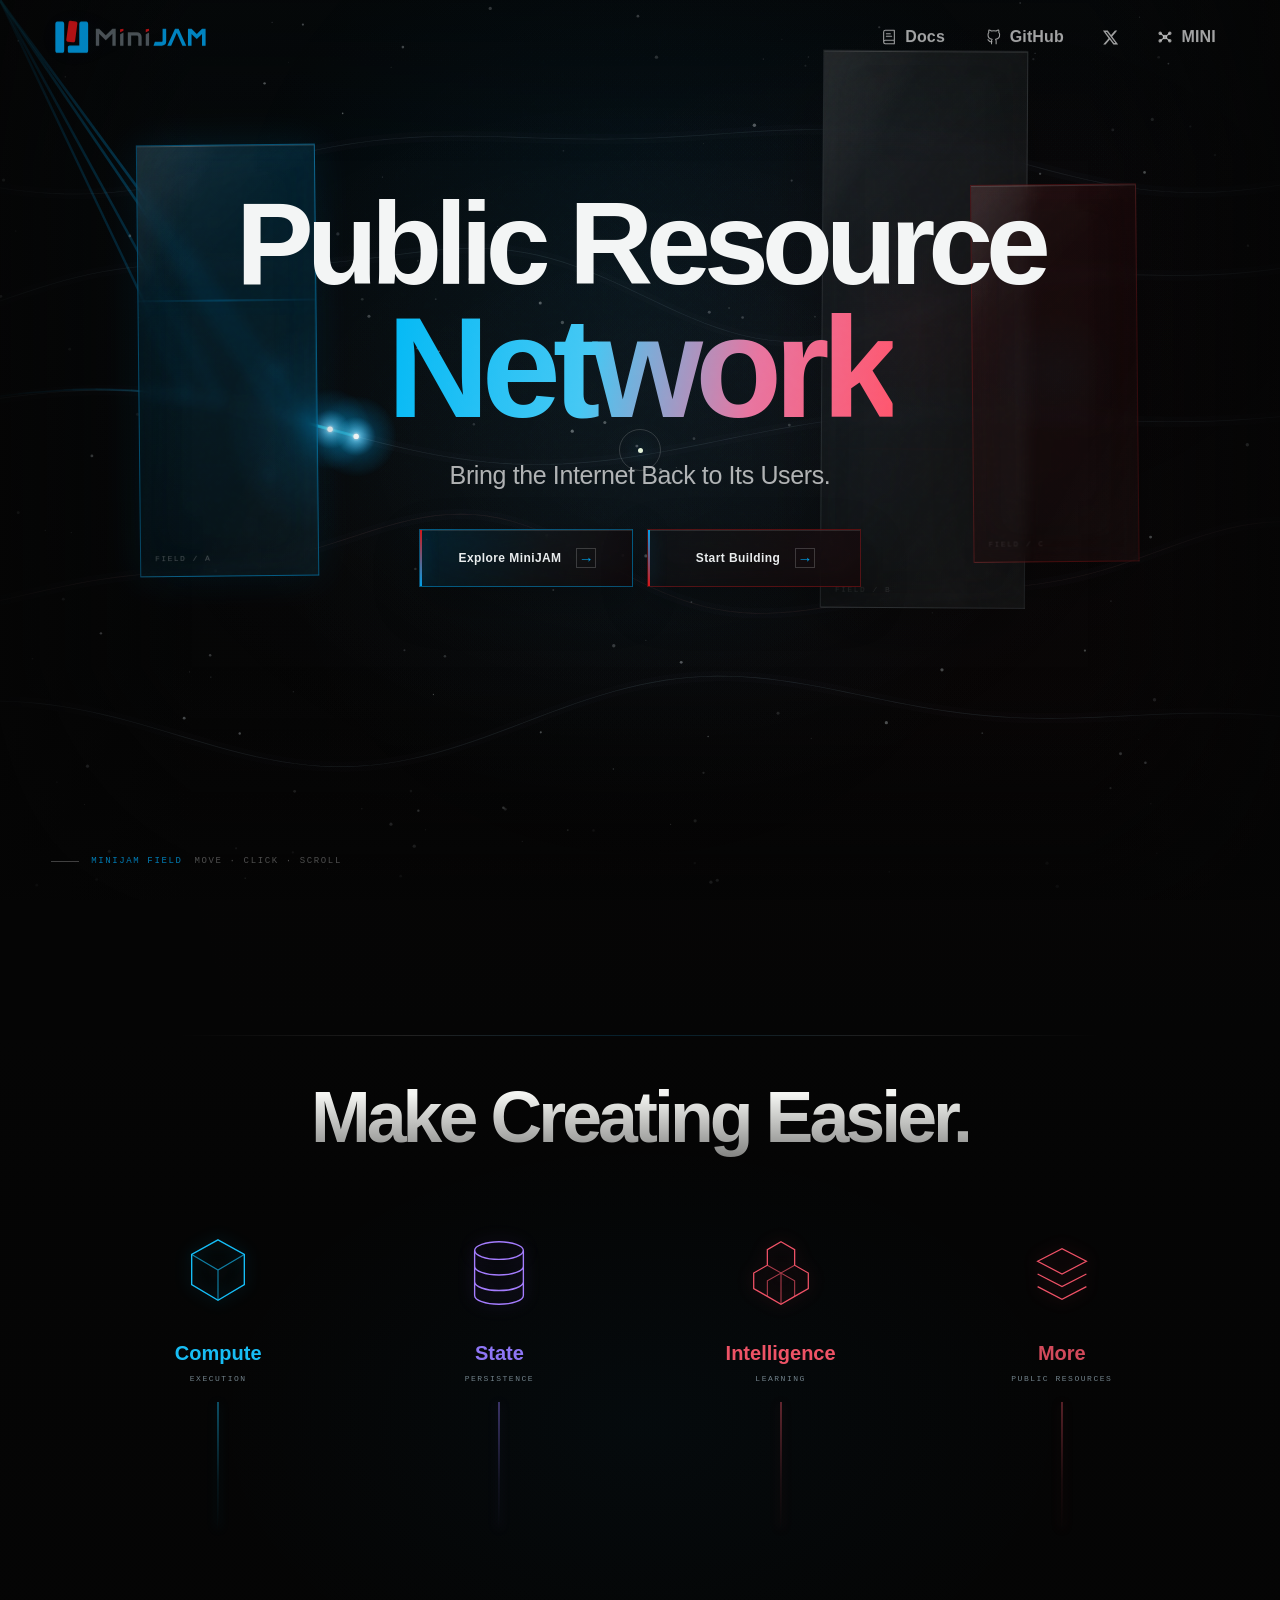
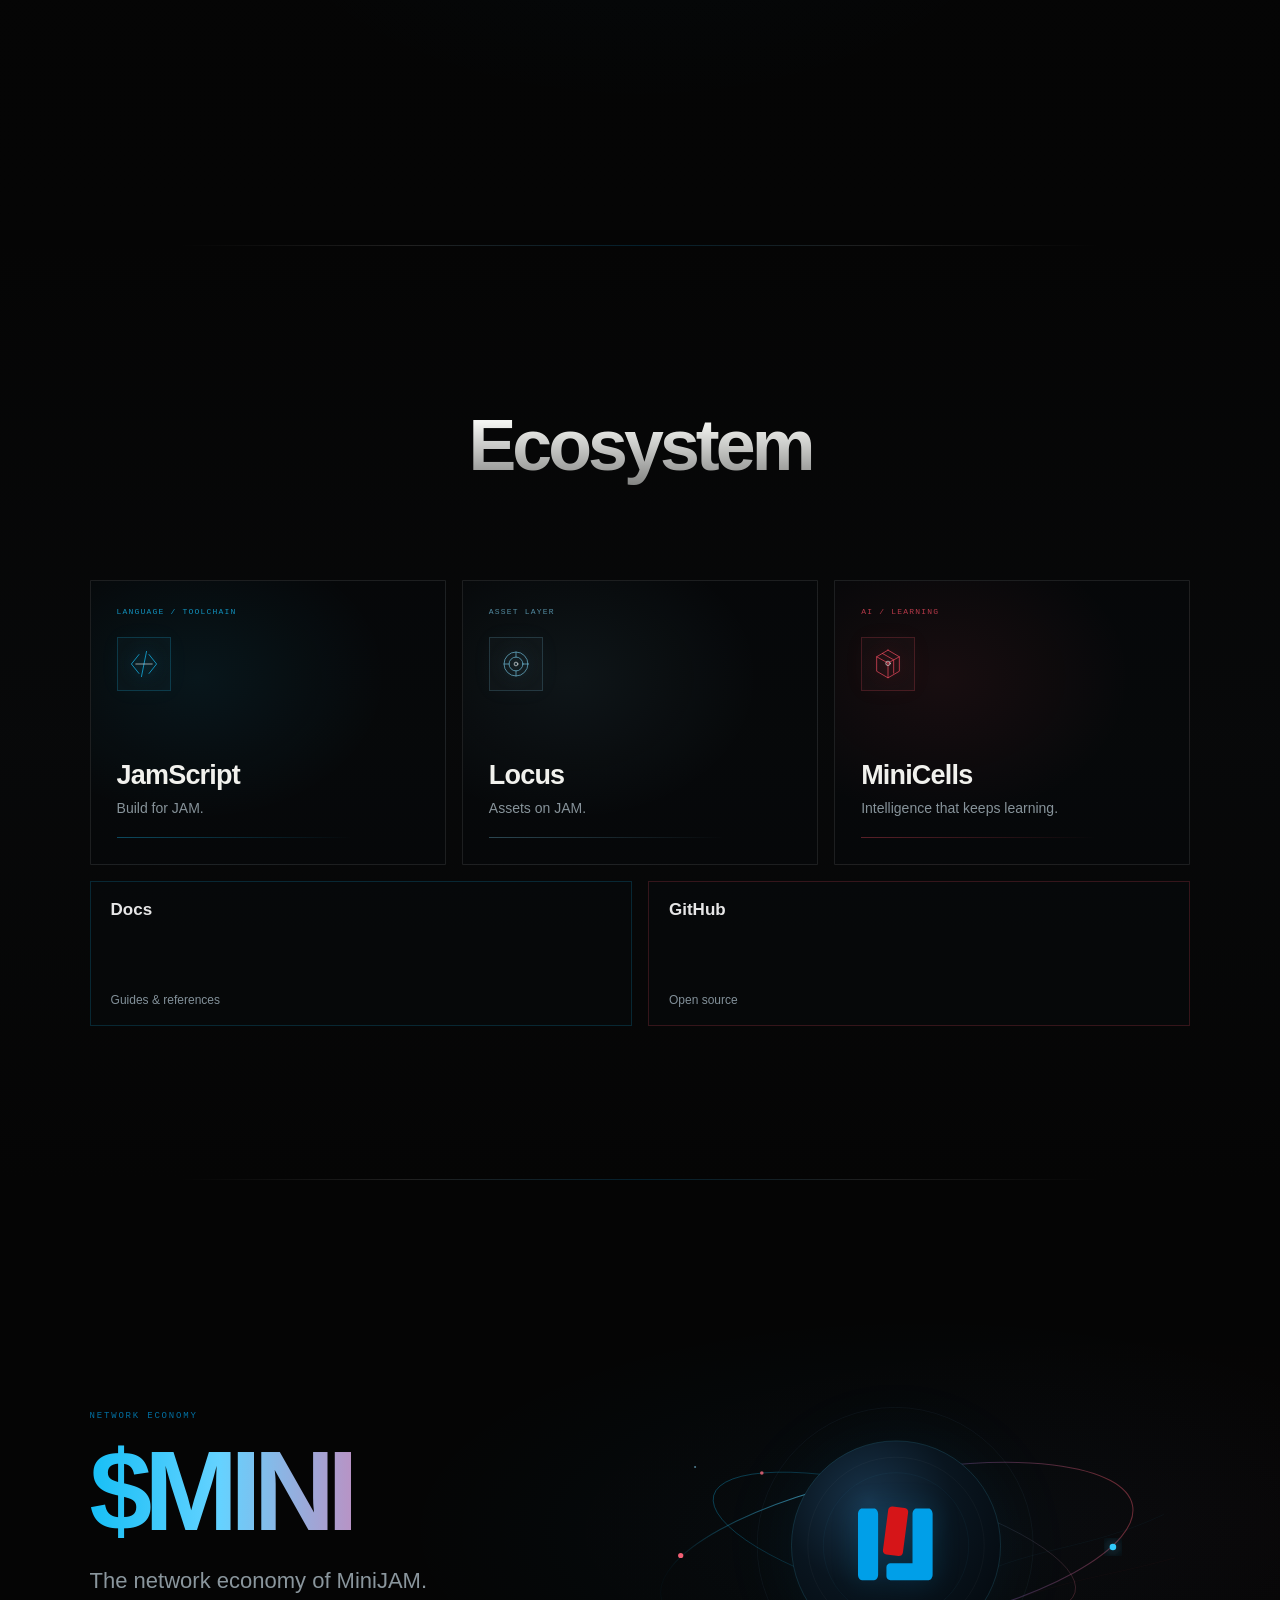
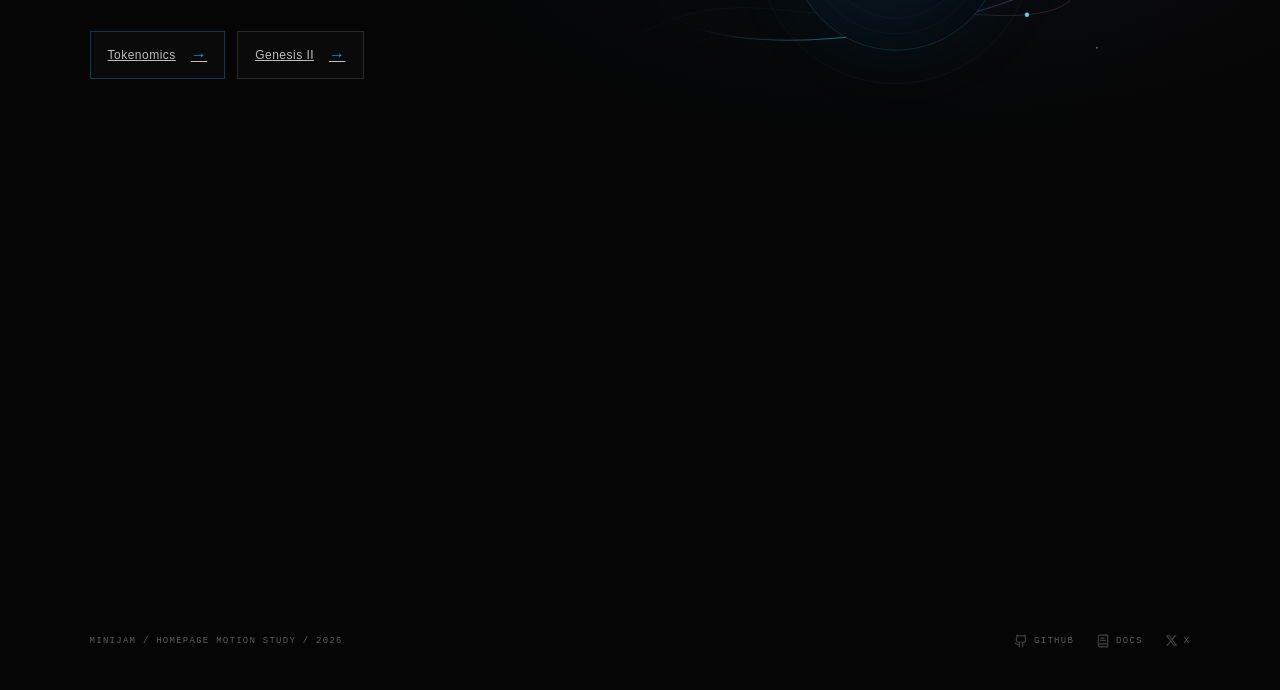
<file: site/index.html>
<!doctype html>
<html lang="en">
<head>
  <meta charset="utf-8" />
  <meta name="viewport" content="width=device-width,initial-scale=1,viewport-fit=cover" />
  <title>Public Resource Network — MiniJAM</title>
  <meta name="description" content="MiniJAM is a public resource network. Bring the Internet back to its users." />
  <meta name="theme-color" content="#050505" />
  <meta property="og:title" content="Public Resource Network — MiniJAM" />
  <meta property="og:description" content="Bring the Internet Back to Its Users." />
  <meta property="og:type" content="website" />
  <link rel="icon" href="./favicon.ico" sizes="any" />
  <link rel="stylesheet" href="./assets/styles.css" />
  <script>history.scrollRestoration='manual';addEventListener('beforeunload',()=>{history.scrollRestoration='auto'});if(!location.hash)addEventListener('DOMContentLoaded',()=>{requestAnimationFrame(()=>scrollTo(0,0))});</script>
  <script src="./assets/app.js" defer></script>
</head>
<body>
  <header class="nav" aria-label="Primary">
    <a class="brand-lockup" href="#hero" aria-label="MiniJAM home"><img src="./assets/minijam-logo.svg" alt="MiniJAM" width="1088" height="289"></a>
    <nav class="nav-right" aria-label="Main menu">
      <a href="https://docs.minijam.xyz/" target="_blank" rel="noopener"><svg aria-hidden="true" viewBox="0 0 24 24" fill="none"><path d="M4 19.5v-15A2.5 2.5 0 0 1 6.5 2H20v20H6.5a2.5 2.5 0 0 1 0-5H20M8 7h6M8 11h8"/></svg><span>Docs</span></a>
      <a href="https://github.com/ArcheLabs" target="_blank" rel="noopener"><svg aria-hidden="true" viewBox="0 0 24 24" fill="none"><path d="M9 19c-4.4 1.5-4.4-2.5-6.2-3m12.4 6v-3.9a3.4 3.4 0 0 0-.9-2.6c3-.3 6.2-1.5 6.2-6.7a5.2 5.2 0 0 0-1.4-3.6 4.8 4.8 0 0 0-.1-3.6s-1.2-.4-3.8 1.4a13 13 0 0 0-7 0C5.6 1.2 4.4 1.6 4.4 1.6a4.8 4.8 0 0 0-.1 3.6A5.2 5.2 0 0 0 3 8.8c0 5.2 3.2 6.4 6.2 6.7a3.4 3.4 0 0 0-.9 2.6V22"/></svg><span>GitHub</span></a>
      <a class="nav-x-link" href="https://x.com/archelabs_org" target="_blank" rel="noopener" aria-label="X"><svg class="nav-x-icon" aria-hidden="true" viewBox="0 0 24 24"><path d="M18.244 2.25h3.308l-7.227 8.26 8.502 11.24H16.17l-5.214-6.817L4.99 21.75H1.68l7.73-8.835L1.254 2.25H8.08l4.713 6.231zm-1.161 17.52h1.833L7.084 4.126H5.117z"/></svg></a>
      <a href="https://genesis.minijam.xyz/#/genesis/ii"><svg class="nav-mini-icon" aria-hidden="true" viewBox="0 0 20 20" fill="none"><path d="M10 10 4.2 5.4M10 10l5.8-4.6M10 10l-5.8 4.6M10 10l5.8 4.6"/><circle cx="10" cy="10" r="2.1"/><circle cx="4" cy="5.2" r="1.4"/><circle cx="16" cy="5.2" r="1.4"/><circle cx="4" cy="14.8" r="1.4"/><circle cx="16" cy="14.8" r="1.4"/></svg><span>MINI</span></a>
    </nav>
  </header>

  <main>
    <section class="hero" id="hero" aria-label="Public Resource Network">
      <div class="hero-sticky" id="heroSticky">
        <canvas id="motionField" aria-hidden="true"></canvas>

        <div class="field-rects" aria-hidden="true">
          <div class="field-rect field-rect-a" data-index="0"><span class="rect-mark">FIELD / A</span></div>
          <div class="field-rect field-rect-b" data-index="1"><span class="rect-mark">FIELD / B</span></div>
          <div class="field-rect field-rect-c" data-index="2"><span class="rect-mark">FIELD / C</span></div>
        </div>
        <div class="hero-vignette"></div>
        <div class="axis-morph" aria-hidden="true"></div>
        <div class="hero-heading">
          <h1 class="hero-title">Public Resource<br><span>Network</span></h1>
          <p class="hero-sub">Bring the Internet Back to Its Users.</p>
        </div>
        <div class="hero-cta-wrap">
          <div class="hero-cta-group">
            <a class="hero-cta" href="https://polkadot.js.org/apps/?rpc=wss%3A%2F%2Frpc-stage1.minijam.xyz#/explorer" target="_blank" rel="noopener"><span class="hero-cta-label">Explore MiniJAM</span><span class="hero-cta-arrow" aria-hidden="true">→</span></a>
            <a class="hero-cta hero-cta-secondary" href="https://docs.minijam.xyz/" target="_blank" rel="noopener"><span class="hero-cta-label">Start Building</span><span class="hero-cta-arrow" aria-hidden="true">→</span></a>
          </div>
        </div>
        <div class="hero-status"><b>MiniJAM field</b><span>Move · Click · Scroll</span></div>
      </div>
    </section>

    <section class="content resources" id="resources" aria-labelledby="resources-title">
      <div class="section-inner">
        <header class="section-heading resources-heading">
          <h2 class="section-title" id="resources-title">Make Creating Easier.</h2>
        </header>
        <div class="resource-grid">
          <article class="resource resource-compute">
            <div class="resource-graphic" aria-hidden="true"><svg viewBox="0 0 80 80" fill="none"><path class="stroke-blue" d="M40 6 67 21v31L40 68 13 52V21L40 6Z" stroke-width="1.4"/><path class="stroke-blue" d="M13 21 40 37l27-16M40 37v31" stroke-width="1.2" opacity=".65"/></svg></div>
            <strong>Compute</strong><small>Execution</small>
          </article>
          <article class="resource resource-state">
            <div class="resource-graphic" aria-hidden="true"><svg viewBox="0 0 80 80" fill="none"><ellipse class="stroke-violet" cx="40" cy="17" rx="25" ry="9" stroke-width="1.4"/><path class="stroke-violet" d="M15 17v16c0 5 11 9 25 9s25-4 25-9V17M15 33v16c0 5 11 9 25 9s25-4 25-9V33M15 49v14c0 5 11 9 25 9s25-4 25-9V49" stroke-width="1.4"/></svg></div>
            <strong>State</strong><small>Persistence</small>
          </article>
          <article class="resource resource-intelligence">
            <div class="resource-graphic" aria-hidden="true"><svg viewBox="0 0 80 80" fill="none"><path class="stroke-red" d="M40 8 54 16v16l14 8v16L54 64l-14 8-14-8-14-8V40l14-8V16L40 8Z" stroke-width="1.3"/><path class="stroke-red" d="m26 32 14 8 14-8M26 64V48l14-8 14 8v16M40 40v32" stroke-width="1.1" opacity=".7"/></svg></div>
            <strong>Intelligence</strong><small>Learning</small>
          </article>
          <article class="resource resource-more">
            <div class="resource-graphic" aria-hidden="true"><svg viewBox="0 0 80 80" fill="none"><path class="stroke-red" d="m15 28 25-13 25 13-25 13-25-13Zm0 13 25 13 25-13M15 54l25 13 25-13" stroke-width="1.3"/></svg></div>
            <strong>More</strong><small>Public Resources</small>
          </article>
        </div>
      </div>
    </section>

    <section class="content ecosystem" id="ecosystem" aria-labelledby="ecosystem-title">
      <div class="section-inner">
        <header class="section-heading"><h2 class="section-title" id="ecosystem-title">Ecosystem</h2></header>
        <div class="ecosystem-grid">
          <article class="ecosystem-card ecosystem-jam">
            <span class="ecosystem-tag">LANGUAGE / TOOLCHAIN</span>
            <div class="ecosystem-icon jam-icon" aria-hidden="true"><svg viewBox="0 0 54 54" fill="none"><path d="m19 12-12 15 12 15M35 12l12 15-12 15M31 7l-8 40"/><path d="M14 27h26" class="icon-accent"/></svg></div>
            <h3>JamScript</h3><p>Build for JAM.</p><span class="ecosystem-line" aria-hidden="true"></span>
          </article>
          <article class="ecosystem-card ecosystem-locus">
            <span class="ecosystem-tag">ASSET LAYER</span>
            <div class="ecosystem-icon locus-icon" aria-hidden="true"><svg viewBox="0 0 54 54" fill="none"><circle cx="27" cy="27" r="19"/><circle cx="27" cy="27" r="11"/><circle cx="27" cy="27" r="3" class="icon-accent"/><path d="M8 27h8M38 27h8M27 8v8M27 38v8"/></svg></div>
            <h3>Locus</h3><p>Assets on JAM.</p><span class="ecosystem-line" aria-hidden="true"></span>
          </article>
          <article class="ecosystem-card ecosystem-cells">
            <span class="ecosystem-tag">AI / LEARNING</span>
            <div class="ecosystem-icon cells-icon" aria-hidden="true"><svg viewBox="0 0 54 54" fill="none"><path d="m27 5 18 10.5v23L27 49 9 38.5v-23L27 5Z"/><path d="m9 15.5 18 10 18-10M27 25.5V49M18 10.2l18 10.1v21.3"/><circle cx="27" cy="26" r="3.5" class="icon-accent"/></svg></div>
            <h3>MiniCells</h3><p>Intelligence that keeps learning.</p><span class="ecosystem-line" aria-hidden="true"></span>
          </article>
        </div>
        <div class="ecosystem-links" aria-label="Network links">
          <a class="ecosystem-link" href="https://docs.minijam.xyz/" target="_blank" rel="noopener"><strong>Docs</strong><span>Guides &amp; references</span></a>
          <a class="ecosystem-link ecosystem-link-red" href="https://github.com/ArcheLabs" target="_blank" rel="noopener"><strong>GitHub</strong><span>Open source</span></a>
        </div>
      </div>
    </section>

    <section class="content mini" id="mini" aria-labelledby="mini-title">
      <div class="section-inner mini-grid">
        <div class="mini-copy">
          <p class="mini-kicker">NETWORK ECONOMY</p>
          <h2 class="mini-title" id="mini-title">$MINI</h2>
          <p class="mini-description">The network economy of MiniJAM.</p>
          <div class="mini-actions">
            <a class="mini-link mini-link-primary" href="https://docs.minijam.xyz/docs/ecosystem" target="_blank" rel="noopener">Tokenomics <span aria-hidden="true">→</span></a>
            <a class="mini-link" href="https://genesis.minijam.xyz/#/genesis/ii">Genesis II <span aria-hidden="true">→</span></a>
          </div>
        </div>
        <div class="mini-visual">
          <img class="mini-network" src="./assets/mini-network.svg" alt="Abstract MiniJAM network field with blue and red orbital nodes" width="720" height="520" loading="lazy">
          <img class="mini-mark-overlay" src="./assets/minijam-mark.svg" alt="MiniJAM logo" width="245" height="240" loading="lazy">
        </div>
      </div>
    </section>
  </main>

  <footer class="footer">
    <span>MiniJAM / Homepage motion study / 2026</span>
    <div class="footer-links">
      <a href="https://github.com/ArcheLabs" target="_blank" rel="noopener" aria-label="GitHub">
        <svg width="14" height="14" viewBox="0 0 24 24" fill="none" stroke="currentColor" stroke-width="2" stroke-linecap="round" stroke-linejoin="round"><path d="M15 22v-4a4.8 4.8 0 0 0-1-3.5c3 0 6-2 6-5.5.08-1.25-.27-2.48-1-3.5.28-1.15.28-2.35 0-3.5 0 0-1 0-3 1.5-2.64-.5-5.36-.5-8 0C6 2 5 2 5 2c-.3 1.15-.3 2.35 0 3.5A5.403 5.403 0 0 0 4 9c0 3.5 3 5.5 6 5.5-.39.49-.68 1.05-.85 1.65-.17.6-.22 1.23-.15 1.85v4"/><path d="M9 18c-4.51 2-5-2-7-2"/></svg>
        <span>GitHub</span>
      </a>
      <a href="https://docs.minijam.xyz/" target="_blank" rel="noopener" aria-label="Docs">
        <svg width="14" height="14" viewBox="0 0 24 24" fill="none" stroke="currentColor" stroke-width="2" stroke-linecap="round" stroke-linejoin="round"><path d="M4 19.5v-15A2.5 2.5 0 0 1 6.5 2H20v20H6.5a2.5 2.5 0 0 1 0-5H20"/><path d="M8 7h6"/><path d="M8 11h8"/></svg>
        <span>Docs</span>
      </a>
      <a href="https://x.com/archelabs_org" target="_blank" rel="noopener" aria-label="X">
        <svg width="13" height="13" viewBox="0 0 24 24" fill="currentColor"><path d="M18.244 2.25h3.308l-7.227 8.26 8.502 11.24H16.17l-5.214-6.817L4.99 21.75H1.68l7.73-8.835L1.254 2.25H8.08l4.713 6.231zm-1.161 17.52h1.833L7.084 4.126H5.117z"/></svg>
        <span>X</span>
      </a>
    </div>
  </footer>

  <div class="cursor-aura" aria-hidden="true"></div>
  <div class="cursor-dot" aria-hidden="true"></div>
</body>
</html>
</file>
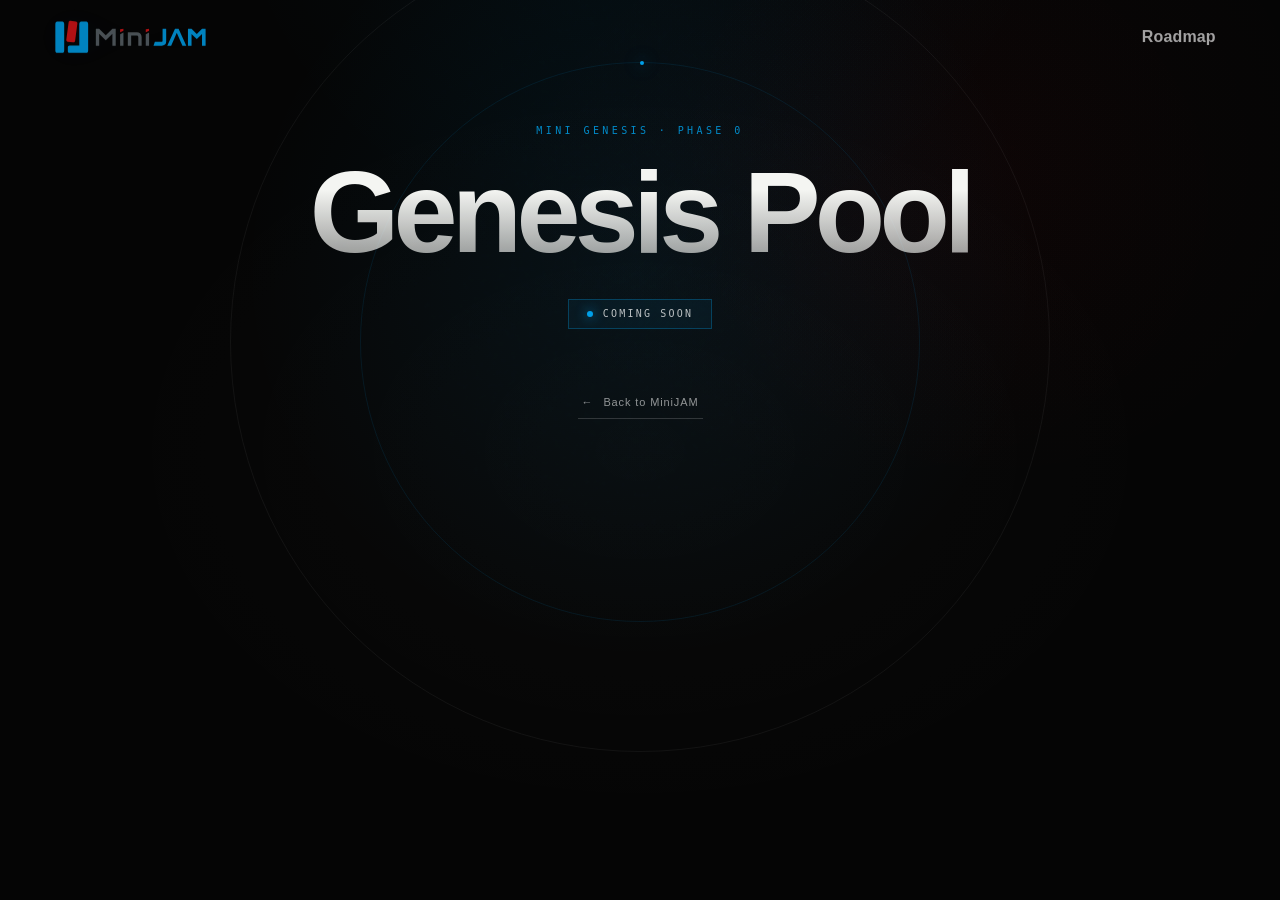
<file: site/genesis/index.html>
<!doctype html>
<html lang="en">
<head>
  <meta charset="utf-8" />
  <meta name="viewport" content="width=device-width,initial-scale=1,viewport-fit=cover" />
  <title>Genesis Pool — MiniJAM</title>
  <meta name="description" content="The MINI Genesis Pool — a deliberately small launch surface focused on safety, liquidity formation, and verifiable distribution." />
  <meta name="theme-color" content="#050505" />
  <meta property="og:title" content="MiniJAM — Genesis Pool" />
  <meta property="og:description" content="A minimal JAM-compatible network." />
  <meta property="og:type" content="website" />
  <link rel="icon" href="../favicon.ico" sizes="any" />
  <link rel="stylesheet" href="../assets/styles.css" />
</head>
<body>
  <header class="nav" aria-label="Primary">
    <a class="brand-lockup" href="../" aria-label="MiniJAM home"><img src="../assets/minijam-logo.svg" alt="MiniJAM" width="1088" height="289"></a>
    <nav class="nav-right" aria-label="Section">
      <a href="../#roadmap">Roadmap</a>
    </nav>
  </header>

  <main class="genesis-main">
    <div class="genesis-orbit genesis-orbit-a" aria-hidden="true"></div>
    <div class="genesis-orbit genesis-orbit-b" aria-hidden="true"></div>

    <p class="genesis-eyebrow">MINI Genesis · Phase 0</p>
    <h1 class="genesis-title">Genesis Pool</h1>
    <p class="genesis-soon">Coming soon</p>

    <a class="genesis-back" href="../"><span aria-hidden="true">←</span> Back to MiniJAM</a>
  </main>
</body>
</html>
</file>
<file: site/assets/styles.css>
/* MiniJAM — static site styles
   Brand palette: Blue #009FE8 · Red #D61518 · Grey #596166 */

:root {
  --bg: #050505;
  --ink: #f1f1ed;
  --muted: #74777a;
  --brand-blue: #009fe8;
  --brand-red: #d61518;
  --brand-grey: #596166;
  --accent: var(--brand-blue);
  --accent-warm: var(--brand-red);
  --hero-progress: 0;
  --cursor-x: 50vw;
  --cursor-y: 50vh;
  --aura-x: 50vw;
  --aura-y: 50vh;
}

* { box-sizing: border-box; }
html { background: var(--bg); color: var(--ink); scroll-behavior: smooth; }
body {
  margin: 0;
  overflow-x: hidden;
  background:
    radial-gradient(circle at 50% -18%, rgba(0,159,232,.055), transparent 34%),
    radial-gradient(circle at 78% 18%, rgba(214,21,24,.022), transparent 27%),
    var(--bg);
  font-family: Inter, ui-sans-serif, -apple-system, BlinkMacSystemFont, "Segoe UI", sans-serif;
  -webkit-font-smoothing: antialiased;
}

body::before {
  content: "";
  position: fixed;
  inset: 0;
  z-index: 50;
  pointer-events: none;
  opacity: .12;
  mix-blend-mode: soft-light;
  background-image: url("data:image/svg+xml,%3Csvg viewBox='0 0 180 180' xmlns='http://www.w3.org/2000/svg'%3E%3Cfilter id='n'%3E%3CfeTurbulence type='fractalNoise' baseFrequency='.82' numOctaves='4' stitchTiles='stitch'/%3E%3C/filter%3E%3Crect width='100%25' height='100%25' filter='url(%23n)' opacity='.3'/%3E%3C/svg%3E");
}

/* ---------- Navigation ---------- */

.nav {
  position: fixed;
  inset: 0 0 auto 0;
  height: 76px;
  z-index: 30;
  display: flex;
  align-items: center;
  justify-content: space-between;
  padding: 0 clamp(22px, 4vw, 64px);
  color: var(--ink);
  opacity: var(--nav-opacity, .88);
  transform: translateY(calc((1 - var(--nav-opacity, .88)) * -8px));
  transition: opacity .35s ease, transform .35s ease;
  pointer-events: none;
}
.nav > * { pointer-events: auto; }
.brand-lockup {
  display: inline-flex;
  align-items: center;
  width: clamp(136px, 12.5vw, 184px);
  min-height: 40px;
  padding: 0;
  border: 0;
  background: transparent;
  box-shadow: none;
  backdrop-filter: none;
  text-decoration: none;
}
.brand-lockup img {
  display: block;
  width: 100%;
  height: auto;
  opacity: .94;
  filter: drop-shadow(0 0 18px rgba(0,159,232,.08));
  transition: opacity .3s ease, filter .3s ease;
}
.brand-lockup:hover img,
.brand-lockup:focus-visible img {
  opacity: 1;
  filter: drop-shadow(0 0 26px rgba(0,159,232,.22));
}
.brand-lockup:focus-visible {
  outline: 1px solid rgba(0,159,232,.55);
  outline-offset: 4px;
}
.nav-right {
  display: flex;
  gap: 26px;
  color: rgba(255,255,255,.55);
  font-size: 11px;
  letter-spacing: .14em;
  text-transform: uppercase;
}
.nav-right a {
  position: relative;
  color: inherit;
  text-decoration: none;
  padding: 6px 0;
  transition: color .3s ease;
}
.nav-right a::after {
  content: "";
  position: absolute;
  left: 0;
  bottom: 0;
  width: 100%;
  height: 1px;
  background: var(--brand-blue);
  transform: scaleX(0);
  transform-origin: right;
  transition: transform .35s cubic-bezier(.2,.75,.2,1);
}
.nav-right a:hover,
.nav-right a:focus-visible {
  color: rgba(255,255,255,.92);
}
.nav-right a:hover::after,
.nav-right a:focus-visible::after {
  transform: scaleX(1);
  transform-origin: left;
}

/* ---- Nav social icons ---- */
.nav-social {
  display: inline-flex;
  align-items: center;
  padding: 6px 0 !important;
  color: rgba(255,255,255,.45);
  transition: color .3s ease;
}
.nav-social svg {
  display: block;
  flex-shrink: 0;
}
.nav-social:hover,
.nav-social:focus-visible {
  color: rgba(255,255,255,.88);
}
.nav-social::after {
  display: none !important;
}

/* ---- Nav dropdown ---- */
.nav-dropdown {
  position: relative;
  display: inline-flex;
  align-items: center;
}
.nav-dropdown-trigger {
  color: inherit;
  text-decoration: none;
  padding: 6px 0;
  cursor: pointer;
  transition: color .3s ease;
  user-select: none;
}
.nav-dropdown-trigger::after {
  content: " ▾";
  font-size: 9px;
  opacity: .55;
  transition: opacity .3s ease;
}
.nav-dropdown-trigger:hover,
.nav-dropdown-trigger:focus-visible {
  color: rgba(255,255,255,.92);
  outline: none;
}
.nav-dropdown-trigger:hover::after {
  opacity: .9;
}
.nav-dropdown-menu {
  position: absolute;
  top: calc(100% + 10px);
  left: 50%;
  transform: translateX(-50%);
  min-width: 160px;
  padding: 8px 0;
  background: rgba(12,13,13,.96);
  border: 1px solid rgba(255,255,255,.10);
  border-radius: 8px;
  box-shadow: 0 18px 48px rgba(0,0,0,.62);
  backdrop-filter: blur(18px);
  opacity: 0;
  visibility: hidden;
  transform: translateX(-50%) translateY(6px);
  transition: opacity .25s ease, transform .25s ease, visibility .25s ease;
  display: flex;
  flex-direction: column;
  gap: 2px;
}
.nav-dropdown:hover .nav-dropdown-menu,
.nav-dropdown-trigger:focus-visible + .nav-dropdown-menu,
.nav-dropdown-menu:hover {
  opacity: 1;
  visibility: visible;
  transform: translateX(-50%) translateY(0);
}
.nav-dropdown-menu a {
  display: block;
  padding: 8px 20px;
  font-size: 12px;
  letter-spacing: .08em;
  text-transform: none;
  white-space: nowrap;
  transition: background .2s ease, color .2s ease;
}
.nav-dropdown-menu a:hover,
.nav-dropdown-menu a:focus-visible {
  background: rgba(0,159,232,.12);
  color: rgba(255,255,255,.95);
}
.nav-dropdown-menu a::after {
  display: none;
}

/* ---------- Hero ---------- */

.hero {
  position: relative;
  height: 165svh;
  z-index: 2;
  background:
    linear-gradient(180deg,
      rgba(5,5,5,0) 0%,
      rgba(5,5,5,0) 48%,
      rgba(5,5,5,.34) 74%,
      #050505 100%);
}
.hero::after {
  content: "";
  position: absolute;
  z-index: 3;
  left: 50%;
  top: 54svh;
  bottom: -18svh;
  width: 1px;
  transform: translateX(-50%);
  opacity: clamp(0, calc((var(--hero-progress) - .54) * 2.4), .62);
  background: linear-gradient(180deg,
    transparent,
    rgba(0,159,232,.16) 15%,
    rgba(255,255,255,.20) 38%,
    rgba(255,255,255,.14) 82%,
    transparent);
  box-shadow: 0 0 22px rgba(0,159,232,.08);
  pointer-events: none;
}
.hero-sticky {
  position: sticky;
  top: 0;
  height: 100svh;
  overflow: hidden;
  isolation: isolate;
  background:
    radial-gradient(ellipse at 50% 30%, rgba(0,159,232,.075), transparent 46%),
    radial-gradient(ellipse at 50% 62%, rgba(0,159,232,.030), transparent 40%),
    radial-gradient(ellipse at 74% 30%, rgba(214,21,24,.018), transparent 30%),
    radial-gradient(ellipse at 50% 50%, rgba(255,255,255,.028), transparent 58%);
}

#motionField {
  position: absolute;
  inset: 0;
  width: 100%;
  height: 100%;
  z-index: 1;
  opacity: calc(1 - var(--hero-progress));
  transform: translateY(calc(var(--hero-progress) * -3.5svh)) scale(calc(1 + var(--hero-progress) * .025));
  transition: opacity .08s linear;
}

/* Semi-transparent field rectangles */
.field-rects {
  position: absolute;
  inset: 0;
  z-index: 2;
  pointer-events: none;
  opacity: clamp(0, calc(1 - (var(--hero-progress) - .50) * 2.05), 1);
  transform: translateY(calc(var(--hero-progress) * -1.2svh));
}

.field-rect {
  --energy: 0;
  --impact-x: 50%;
  --impact-y: 50%;
  --scan-y: 50%;
  --rect-rgb: 0,159,232;
  --scan-rgb: 0,159,232;
  --fill-alpha: .12;
  --fill-alpha-soft: .058;
  position: absolute;
  overflow: hidden;
  border: 1px solid rgba(var(--rect-rgb), calc(.22 + var(--energy) * .34));
  background:
    radial-gradient(circle at var(--impact-x) var(--impact-y), rgba(var(--scan-rgb), calc(.025 + var(--energy) * .18)), transparent 31%),
    linear-gradient(118deg, rgba(255,255,255,.095), transparent 21%, transparent 68%, rgba(255,255,255,.028)),
    linear-gradient(180deg, rgba(var(--rect-rgb), calc(var(--fill-alpha) + var(--energy) * .035)), rgba(var(--rect-rgb), var(--fill-alpha-soft))),
    rgba(10,13,15,.31);
  box-shadow:
    inset 0 1px 0 rgba(255,255,255,.13),
    inset 0 -18px 44px rgba(0,0,0,.20),
    inset 0 0 42px rgba(var(--rect-rgb),.045),
    0 30px 82px rgba(0,0,0,.29),
    0 0 calc(10px + var(--energy) * 42px) rgba(var(--scan-rgb),calc(var(--energy) * .18));
  backdrop-filter: blur(7px) saturate(1.18);
  -webkit-backdrop-filter: blur(7px) saturate(1.18);
  transform-origin: 50% 50%;
  will-change: transform, border-color, box-shadow;
}

.field-rect::before {
  content: "";
  position: absolute;
  inset: 0;
  background:
    linear-gradient(90deg, transparent 5%, rgba(255,255,255,.12), transparent 52%) top / 100% 1px no-repeat,
    linear-gradient(180deg, transparent, rgba(var(--scan-rgb),calc(.025 + var(--energy) * .18)), transparent) right / 1px 100% no-repeat,
    linear-gradient(135deg, rgba(255,255,255,.045), transparent 31%, transparent 69%, rgba(0,0,0,.12));
  opacity: calc(.58 + var(--energy) * .42);
  mix-blend-mode: screen;
}

.field-rect::after {
  content: "";
  position: absolute;
  left: -12%;
  right: -12%;
  top: var(--scan-y);
  height: 1px;
  background: linear-gradient(90deg, transparent, rgba(var(--scan-rgb),calc(.12 + var(--energy) * .68)), transparent);
  box-shadow: 0 0 calc(5px + var(--energy) * 20px) rgba(var(--scan-rgb),calc(.12 + var(--energy) * .40));
  opacity: calc(.22 + var(--energy) * .78);
  transform: translateY(-50%);
}

.field-rect .rect-mark {
  position: absolute;
  left: 14px;
  bottom: 13px;
  color: rgba(255,255,255,calc(.11 + var(--energy) * .24));
  font: 500 8px/1 ui-monospace, SFMono-Regular, Menlo, monospace;
  letter-spacing: .18em;
  text-transform: uppercase;
}

.field-rect-a {
  --rect-rgb: 0,159,232;
  --scan-rgb: 0,159,232;
  --fill-alpha: .135;
  --fill-alpha-soft: .064;
  left: 11.5vw;
  top: 16svh;
  width: clamp(112px, 14vw, 220px);
  height: clamp(260px, 48svh, 510px);
}
.field-rect-b {
  --rect-rgb: 89,97,102;
  --scan-rgb: 214,21,24;
  --fill-alpha: .18;
  --fill-alpha-soft: .086;
  left: 64vw;
  top: 6svh;
  width: clamp(126px, 16vw, 250px);
  height: clamp(320px, 62svh, 650px);
}
.field-rect-c {
  --rect-rgb: 214,21,24;
  --scan-rgb: 0,159,232;
  --fill-alpha: .075;
  --fill-alpha-soft: .036;
  right: 10.5vw;
  top: 21svh;
  width: clamp(104px, 13vw, 205px);
  height: clamp(230px, 42svh, 450px);
}

.hero-vignette {
  position: absolute;
  inset: 0;
  z-index: 2;
  pointer-events: none;
  background:
    linear-gradient(90deg, rgba(5,5,5,.76), transparent 15%, transparent 85%, rgba(5,5,5,.76)),
    linear-gradient(180deg, rgba(5,5,5,.34), transparent 18%, transparent 74%, rgba(5,5,5,.75));
}
.hero-vignette::after {
  content: "";
  position: absolute;
  inset: 0;
  opacity: clamp(0, calc((var(--hero-progress) - .44) * 1.75), .82);
  background: linear-gradient(180deg,
    rgba(5,5,5,0) 0%,
    rgba(5,5,5,.12) 45%,
    rgba(5,5,5,.58) 78%,
    #050505 100%);
}

.hero-status {
  position: absolute;
  z-index: 4;
  left: clamp(22px, 4vw, 64px);
  bottom: 34px;
  display: flex;
  align-items: center;
  gap: 12px;
  color: rgba(255,255,255,.34);
  font: 500 9px/1 ui-monospace, SFMono-Regular, Menlo, monospace;
  letter-spacing: .18em;
  text-transform: uppercase;
  opacity: calc(.85 - var(--hero-progress));
  transform: translateY(calc(var(--hero-progress) * 12px));
  pointer-events: none;
}
.hero-status::before {
  content: "";
  width: 28px;
  height: 1px;
  background: rgba(255,255,255,.28);
}
.hero-status b {
  color: rgba(0,159,232,.90);
  font-weight: 500;
}

/* ---------- Hero heading ---------- */

.hero-heading {
  position: absolute;
  z-index: 5;
  left: 50%;
  top: 38%;
  width: min(92vw, 880px);
  transform: translate(-50%, calc(-50% + var(--hero-progress) * 26px));
  text-align: center;
  pointer-events: none;
  opacity: clamp(0, calc(1 - var(--hero-progress) * 1.9), 1);
  transition: opacity .1s linear;
}

.hero-eyebrow {
  margin: 0 0 22px;
  color: rgba(0,159,232,.82);
  font: 500 10px/1 ui-monospace, SFMono-Regular, Menlo, monospace;
  letter-spacing: .38em;
  text-transform: uppercase;
}
.hero-eyebrow::before,
.hero-eyebrow::after {
  content: "";
  display: inline-block;
  width: 34px;
  height: 1px;
  margin: 0 14px 3px;
  vertical-align: middle;
  background: linear-gradient(90deg, transparent, rgba(0,159,232,.55));
}
.hero-eyebrow::after {
  background: linear-gradient(90deg, rgba(0,159,232,.55), transparent);
}

.hero-title {
  margin: 0;
  font-size: clamp(58px, 11.5vw, 148px);
  font-weight: 540;
  letter-spacing: -.06em;
  line-height: .94;
  background: linear-gradient(180deg, #f6f7f3 26%, rgba(246,247,243,.42) 82%);
  -webkit-background-clip: text;
  background-clip: text;
  color: transparent;
  text-shadow: 0 0 90px rgba(0,159,232,.10);
}
.hero-title-accent {
  background: linear-gradient(115deg, var(--brand-blue) 8%, #57c7f2 46%, var(--brand-red) 108%);
  -webkit-background-clip: text;
  background-clip: text;
  color: transparent;
}

.hero-sub {
  margin: 26px auto 0;
  max-width: 520px;
  color: rgba(255,255,255,.46);
  font-size: clamp(13px, 1.3vw, 16px);
  line-height: 1.75;
  letter-spacing: .01em;
}

/* ---------- Genesis CTA ---------- */

.hero-cta-wrap {
  position: absolute;
  z-index: 6;
  left: 50%;
  top: 62%;
  display: flex;
  justify-content: center;
  transform: translate(-50%, calc(-50% + var(--hero-progress) * 18px));
  opacity: clamp(0, calc(1 - var(--hero-progress) * 2.15), 1);
  pointer-events: auto;
  transition: opacity .12s linear;
}

.hero-cta {
  appearance: none;
  -webkit-appearance: none;
  cursor: pointer;
  position: relative;
  display: inline-flex;
  align-items: center;
  justify-content: center;
  gap: 15px;
  min-width: 214px;
  height: 58px;
  padding: 0 22px 0 25px;
  overflow: hidden;
  border: 1px solid rgba(0,159,232,.46);
  background:
    linear-gradient(110deg, rgba(0,159,232,.16), rgba(89,97,102,.12) 56%, rgba(214,21,24,.055)),
    rgba(6,9,11,.62);
  color: rgba(248,251,252,.94);
  box-shadow:
    inset 0 1px 0 rgba(255,255,255,.11),
    inset 0 -16px 38px rgba(0,0,0,.20),
    0 16px 46px rgba(0,0,0,.30),
    0 0 0 0 rgba(0,159,232,0);
  backdrop-filter: blur(12px) saturate(1.18);
  -webkit-backdrop-filter: blur(12px) saturate(1.18);
  text-decoration: none;
  font: 570 12px/1 ui-sans-serif, -apple-system, BlinkMacSystemFont, "Segoe UI", sans-serif;
  letter-spacing: .035em;
  transition:
    transform .3s cubic-bezier(.2,.75,.2,1),
    border-color .3s ease,
    background .3s ease,
    box-shadow .3s ease;
}

.hero-cta::before {
  content: "";
  position: absolute;
  inset: 0;
  background: linear-gradient(104deg, transparent 20%, rgba(255,255,255,.12) 48%, transparent 72%);
  transform: translateX(-125%);
  transition: transform .65s cubic-bezier(.2,.75,.2,1);
  pointer-events: none;
}

.hero-cta::after {
  content: "";
  position: absolute;
  left: 0;
  top: 0;
  bottom: 0;
  width: 2px;
  background: linear-gradient(180deg, var(--brand-red), var(--brand-blue));
  box-shadow: 0 0 16px rgba(0,159,232,.48);
}

.hero-cta-label,
.hero-cta-arrow {
  position: relative;
  z-index: 1;
}

.hero-cta-arrow {
  width: 20px;
  height: 20px;
  display: grid;
  place-items: center;
  border: 1px solid rgba(255,255,255,.18);
  color: var(--brand-blue);
  font-size: 15px;
  line-height: 1;
  transition: transform .3s ease, color .3s ease, border-color .3s ease;
}

.hero-cta:hover,
.hero-cta:focus-visible {
  outline: none;
  transform: translateY(-3px);
  border-color: rgba(0,159,232,.78);
  background:
    linear-gradient(110deg, rgba(0,159,232,.23), rgba(89,97,102,.14) 56%, rgba(214,21,24,.075)),
    rgba(7,11,13,.74);
  box-shadow:
    inset 0 1px 0 rgba(255,255,255,.15),
    inset 0 -16px 38px rgba(0,0,0,.16),
    0 21px 54px rgba(0,0,0,.36),
    0 0 34px rgba(0,159,232,.14);
}

.hero-cta:hover::before,
.hero-cta:focus-visible::before {
  transform: translateX(125%);
}

.hero-cta:focus-visible {
  outline: 1px solid rgba(0,159,232,.85);
  outline-offset: 4px;
}

.hero-cta:hover .hero-cta-arrow,
.hero-cta:focus-visible .hero-cta-arrow {
  transform: translateX(3px);
  color: #fff;
  border-color: rgba(0,159,232,.58);
}

.hero-cta-disabled {
  cursor: not-allowed;
  opacity: .56;
}

.hero-cta-disabled:hover,
.hero-cta-disabled:focus-visible {
  transform: none;
  border-color: rgba(0,159,232,.46);
  background:
    linear-gradient(110deg, rgba(0,159,232,.16), rgba(89,97,102,.12) 56%, rgba(214,21,24,.055)),
    rgba(6,9,11,.62);
  box-shadow:
    inset 0 1px 0 rgba(255,255,255,.11),
    inset 0 -16px 38px rgba(0,0,0,.20),
    0 16px 46px rgba(0,0,0,.30);
}

.hero-cta-disabled:hover::before,
.hero-cta-disabled:focus-visible::before { transform: translateX(-125%); }
.hero-cta-disabled:hover .hero-cta-arrow,
.hero-cta-disabled:focus-visible .hero-cta-arrow { transform: none; color: var(--brand-blue); border-color: rgba(255,255,255,.18); }

.coming-soon-toast {
  position: absolute;
  top: calc(100% + 12px);
  left: 50%;
  padding: 8px 12px;
  border: 1px solid rgba(0,159,232,.24);
  background: rgba(6,9,11,.84);
  color: rgba(248,251,252,.78);
  font: 600 11px/1 ui-sans-serif, -apple-system, BlinkMacSystemFont, "Segoe UI", sans-serif;
  letter-spacing: .08em;
  text-transform: uppercase;
  white-space: nowrap;
  transform: translateX(-50%);
  box-shadow: 0 8px 24px rgba(0,0,0,.24);
  backdrop-filter: blur(10px);
  -webkit-backdrop-filter: blur(10px);
}
.coming-soon-toast[hidden] { display: none; }

/* ---------- Scroll axis morph ---------- */

.axis-morph {
  position: absolute;
  z-index: 3;
  left: 50%;
  top: 50%;
  width: 1px;
  height: calc(100svh * var(--hero-progress));
  transform: translate(-50%, -50%);
  opacity: clamp(0, calc((var(--hero-progress) - .38) * 2.35), .72);
  background: linear-gradient(180deg,
    transparent,
    rgba(0,159,232,.16) 14%,
    rgba(255,255,255,.22) 35%,
    rgba(255,255,255,.20) 76%,
    transparent);
  box-shadow: 0 0 22px rgba(0,159,232,.08);
  pointer-events: none;
}
.axis-morph::after {
  content: "";
  position: absolute;
  left: 50%;
  top: 50%;
  width: 5px;
  aspect-ratio: 1;
  border-radius: 50%;
  transform: translate(-50%,-50%);
  opacity: clamp(0, calc(1 - (var(--hero-progress) - .66) * 3.4), 1);
  background: var(--accent);
  box-shadow: 0 0 22px rgba(0,159,232,.58);
}

/* ---------- Roadmap ---------- */

.roadmap {
  position: relative;
  z-index: 4;
  min-height: 100svh;
  padding: 22svh clamp(24px, 7vw, 112px) 18svh;
  background:
    radial-gradient(ellipse at 50% 0%, rgba(0,159,232,.032), transparent 34svh),
    linear-gradient(180deg,
      rgba(5,5,5,0) 0%,
      rgba(5,5,5,.26) 16svh,
      rgba(5,5,5,.72) 34svh,
      #050505 62svh);
}

.roadmap::before {
  content: "";
  position: absolute;
  top: -24svh;
  bottom: 0;
  left: 50%;
  width: 1px;
  transform: translateX(-50%);
  background: linear-gradient(180deg,
    transparent,
    rgba(0,159,232,.14) 8svh,
    rgba(255,255,255,.18) 30svh,
    rgba(255,255,255,.10) 88%,
    transparent);
  box-shadow: 0 0 22px rgba(0,159,232,.06);
}

.roadmap-inner {
  position: relative;
  z-index: 1;
  max-width: 1240px;
  margin: 0 auto;
}
.stage {
  position: relative;
  min-height: 42svh;
  display: grid;
  grid-template-columns: 1fr 110px 1fr;
  align-items: center;
  opacity: .26;
  transform: translateY(42px);
  transition: opacity .8s ease, transform .8s cubic-bezier(.2,.7,.2,1);
}
.stage.visible { opacity: 1; transform: none; }
.stage-copy {
  grid-column: 3;
  padding-left: clamp(24px, 5vw, 76px);
  max-width: 520px;
}
.stage:nth-child(even) .stage-copy {
  grid-column: 1;
  grid-row: 1;
  padding-left: 0;
  padding-right: clamp(24px, 5vw, 76px);
  text-align: right;
  justify-self: end;
}
.stage-index {
  grid-column: 2;
  grid-row: 1;
  justify-self: center;
  width: 44px;
  height: 44px;
  border: 1px solid rgba(255,255,255,.22);
  border-radius: 50%;
  background: #070808;
  display: grid;
  place-items: center;
  color: rgba(255,255,255,.62);
  font: 500 10px/1 ui-monospace, SFMono-Regular, Menlo, monospace;
  letter-spacing: .08em;
  transition: border-color .35s ease, color .35s ease, box-shadow .35s ease, transform .35s ease;
}
.stage.visible .stage-index {
  border-color: rgba(0,159,232,.58);
  color: var(--accent);
  box-shadow: 0 0 0 7px rgba(0,159,232,.035), 0 0 34px rgba(0,159,232,.15);
}
.stage-title {
  margin: 0;
  font-size: clamp(34px, 5vw, 76px);
  font-weight: 560;
  letter-spacing: -.055em;
  line-height: .96;
}
.stage-meta {
  margin: 17px 0 0;
  color: var(--muted);
  font: 500 10px/1.4 ui-monospace, SFMono-Regular, Menlo, monospace;
  letter-spacing: .15em;
  text-transform: uppercase;
}
.stage-meta .active { color: var(--accent); }
.stage-note {
  margin: 18px 0 0;
  max-width: 450px;
  color: rgba(255,255,255,.46);
  font-size: clamp(13px, 1.25vw, 16px);
  line-height: 1.72;
}
.stage-list {
  margin: 18px 0 0;
  padding: 0;
  list-style: none;
}
.stage-item {
  color: rgba(255,255,255,.46);
  font-size: 22px;
  font-weight: 500;
  line-height: 1.72;
}
.stage:nth-child(even) .stage-note { margin-left: auto; }

/* ---------- Footer ---------- */

.footer {
  position: relative;
  z-index: 4;
  min-height: 42svh;
  display: flex;
  align-items: flex-end;
  justify-content: space-between;
  gap: 24px;
  padding: 0 clamp(24px, 7vw, 112px) 42px;
  color: rgba(255,255,255,.35);
  font: 500 9px/1.4 ui-monospace, SFMono-Regular, Menlo, monospace;
  letter-spacing: .14em;
  text-transform: uppercase;
}

.footer-links {
  display: flex;
  gap: 22px;
  align-items: center;
}
.footer-links a {
  display: inline-flex;
  align-items: center;
  gap: 6px;
  color: rgba(255,255,255,.35);
  text-decoration: none;
  transition: color .3s ease;
}
.footer-links a:hover {
  color: rgba(255,255,255,.72);
}
.footer-links a svg {
  display: block;
  flex-shrink: 0;
  opacity: .7;
  transition: opacity .3s ease;
}
.footer-links a:hover svg {
  opacity: 1;
}

/* ---------- Custom cursor ---------- */

.cursor-dot {
  position: fixed;
  z-index: 100;
  left: 0;
  top: 0;
  width: 5px;
  height: 5px;
  margin: -2.5px 0 0 -2.5px;
  border-radius: 50%;
  background: rgba(238,255,224,.94);
  box-shadow: 0 0 15px rgba(0,159,232,.72);
  pointer-events: none;
  transform: translate3d(var(--cursor-x), var(--cursor-y), 0);
  mix-blend-mode: screen;
}
.cursor-aura {
  position: fixed;
  z-index: 99;
  left: 0;
  top: 0;
  width: 42px;
  height: 42px;
  margin: -21px 0 0 -21px;
  border: 1px solid rgba(255,255,255,.16);
  border-radius: 50%;
  pointer-events: none;
  transform: translate3d(var(--aura-x), var(--aura-y), 0);
  transition: width .2s ease, height .2s ease, margin .2s ease, border-color .2s ease;
}
body.pointer-down .cursor-aura {
  width: 74px;
  height: 74px;
  margin: -37px 0 0 -37px;
  border-color: rgba(214,21,24,.50);
}

/* ---------- Genesis page ---------- */

.genesis-main {
  position: relative;
  min-height: 100svh;
  display: flex;
  flex-direction: column;
  align-items: center;
  justify-content: flex-start;
  gap: 0;
  padding: clamp(96px, 14svh, 150px) 24px 96px;
  text-align: center;
  overflow: hidden;
  isolation: isolate;
  background:
    radial-gradient(ellipse at 50% 30%, rgba(0,159,232,.075), transparent 44%),
    radial-gradient(ellipse at 68% 22%, rgba(214,21,24,.022), transparent 30%),
    radial-gradient(ellipse at 50% 50%, rgba(255,255,255,.02), transparent 60%);
}

.genesis-orbit {
  position: absolute;
  left: 50%;
  top: 38%;
  border: 1px solid rgba(0,159,232,.10);
  border-radius: 50%;
  transform: translate(-50%, -50%);
  pointer-events: none;
  animation: genesis-spin 46s linear infinite;
}
.genesis-orbit-a { width: min(64vmin, 560px); height: min(64vmin, 560px); }
.genesis-orbit-b {
  width: min(92vmin, 820px);
  height: min(92vmin, 820px);
  border-color: rgba(255,255,255,.05);
  animation-duration: 80s;
  animation-direction: reverse;
}
.genesis-orbit::after {
  content: "";
  position: absolute;
  top: -2px;
  left: 50%;
  width: 4px;
  height: 4px;
  border-radius: 50%;
  background: var(--brand-blue);
  box-shadow: 0 0 16px rgba(0,159,232,.8);
}
.genesis-orbit-b::after { background: var(--brand-red); box-shadow: 0 0 16px rgba(214,21,24,.7); }

@keyframes genesis-spin {
  to { transform: translate(-50%, -50%) rotate(360deg); }
}

.genesis-main > :not(.genesis-orbit) { position: relative; z-index: 1; }

.genesis-eyebrow {
  margin: 0 0 20px;
  color: rgba(0,159,232,.85);
  font: 500 10px/1 ui-monospace, SFMono-Regular, Menlo, monospace;
  letter-spacing: .34em;
  text-transform: uppercase;
}

.genesis-title {
  margin: 0;
  font-size: clamp(46px, 9vw, 118px);
  font-weight: 560;
  letter-spacing: -.05em;
  line-height: .98;
  background: linear-gradient(180deg, #f4f5f2 30%, rgba(244,245,242,.55));
  -webkit-background-clip: text;
  background-clip: text;
  color: transparent;
}

.genesis-soon {
  margin: 30px 0 0;
  display: inline-flex;
  align-items: center;
  gap: 10px;
  padding: 9px 18px;
  border: 1px solid rgba(0,159,232,.30);
  background: rgba(0,159,232,.055);
  color: rgba(255,255,255,.72);
  font: 500 10px/1 ui-monospace, SFMono-Regular, Menlo, monospace;
  letter-spacing: .22em;
  text-transform: uppercase;
}
.genesis-soon::before {
  content: "";
  width: 6px;
  height: 6px;
  border-radius: 50%;
  background: var(--brand-blue);
  box-shadow: 0 0 12px rgba(0,159,232,.9);
  animation: genesis-pulse 2.4s ease-in-out infinite;
}

@keyframes genesis-pulse {
  0%, 100% { opacity: 1; transform: scale(1); }
  50% { opacity: .35; transform: scale(.72); }
}

.genesis-note {
  margin: 26px 0 0;
  max-width: 460px;
  color: rgba(255,255,255,.42);
  font-size: 14px;
  line-height: 1.75;
}

.genesis-back {
  margin-top: 58px;
  display: inline-flex;
  align-items: center;
  gap: 10px;
  color: rgba(255,255,255,.55);
  font: 500 11px/1 ui-sans-serif, -apple-system, BlinkMacSystemFont, "Segoe UI", sans-serif;
  letter-spacing: .08em;
  text-decoration: none;
  padding: 10px 4px;
  border-bottom: 1px solid rgba(255,255,255,.16);
  transition: color .3s ease, border-color .3s ease;
}
.genesis-back:hover,
.genesis-back:focus-visible {
  color: rgba(255,255,255,.95);
  border-color: rgba(0,159,232,.6);
}
.genesis-back:focus-visible {
  outline: 1px solid rgba(0,159,232,.55);
  outline-offset: 4px;
}

/* ---------- Responsive ---------- */

@media (pointer: coarse) {
  .cursor-dot, .cursor-aura { display: none; }
  .hero-status { bottom: 24px; }
}

@media (max-width: 720px) {
  .nav-right { display: none; }
  .brand-lockup { width: 134px; padding: 0; }
  .hero-heading { top: 34%; }
  .hero-sub { max-width: 86vw; }
  .hero-cta-wrap { top: 66%; }
  .hero-cta { min-width: 196px; height: 54px; padding-left: 22px; }
  .roadmap { padding-left: 22px; padding-right: 22px; }
  .roadmap::before { left: 27px; }
  .hero::after,
  .axis-morph { left: 27px; }
  .stage {
    min-height: 38svh;
    grid-template-columns: 55px 1fr;
  }
  .stage-index { grid-column: 1; justify-self: start; }
  .stage-copy,
  .stage:nth-child(even) .stage-copy {
    grid-column: 2;
    grid-row: 1;
    padding: 0 0 0 12px;
    text-align: left;
    justify-self: stretch;
  }
  .stage:nth-child(even) .stage-note { margin-left: 0; }
  .stage-title { font-size: clamp(36px, 12vw, 64px); }
  .footer { align-items: flex-start; flex-direction: column; }

  .field-rect-a { left: 5vw; width: 25vw; height: 42svh; }
  .field-rect-b { left: 37.5vw; width: 25vw; height: 56svh; }
  .field-rect-c { right: 5vw; width: 25vw; height: 38svh; }
  .field-rect .rect-mark { display: none; }
}

/* ---------- Reduced motion ---------- */

@media (prefers-reduced-motion: reduce) {
  html { scroll-behavior: auto; }
  *, *::before, *::after { animation-duration: .001ms !important; animation-iteration-count: 1 !important; transition-duration: .001ms !important; }
  .cursor-dot, .cursor-aura { display: none; }
}

/* ---------- Homepage resource network ---------- */
.nav-right {
  align-items: center;
  gap: clamp(8px, 1.15vw, 18px);
  color: rgba(255,255,255,.72);
  font: 500 14px/1 ui-monospace, SFMono-Regular, Menlo, monospace;
  letter-spacing: .08em;
}
.nav-right a {
  padding: 10px 12px;
  border: 1px solid transparent;
  color: inherit;
  transition: color .25s ease, background .25s ease, border-color .25s ease;
}
.nav-right a::after { display: none; }
.nav-right a:hover,
.nav-right a:focus-visible {
  color: rgba(255,255,255,.96);
  background: rgba(0,159,232,.09);
  border-color: rgba(0,159,232,.15);
  outline: none;
}
.hero-heading { width: min(94vw, 1120px); top: 39%; }
.hero-title {
  font-size: clamp(42px, 6.1vw, 88px);
  font-weight: 540;
  letter-spacing: -.055em;
  line-height: 1.04;
  background: linear-gradient(180deg, #f6f7f3 22%, rgba(246,247,243,.56) 88%);
  -webkit-background-clip: text;
  background-clip: text;
  color: transparent;
}
.hero-sub {
  margin-top: 22px;
  max-width: none;
  color: rgba(255,255,255,.68);
  font-size: clamp(17px, 2vw, 25px);
  line-height: 1.5;
  letter-spacing: -.015em;
}
.hero-cta-wrap { width: 100%; }
.hero-cta-group { display: flex; justify-content: center; gap: 14px; }
.hero-cta-secondary {
  border-color: rgba(214,21,24,.33);
  background: linear-gradient(110deg, rgba(89,97,102,.11), rgba(214,21,24,.07)), rgba(6,9,11,.62);
}
.hero-cta-secondary::after { background: linear-gradient(180deg, var(--brand-blue), var(--brand-red)); }
.content {
  position: relative;
  z-index: 4;
  padding: clamp(96px, 12vw, 168px) clamp(24px, 7vw, 112px);
}
.section-inner { max-width: 1240px; margin: 0 auto; }
.section-heading { text-align: center; margin: 0 auto clamp(48px, 7vw, 88px); }
.section-title {
  margin: 0;
  font-size: clamp(40px, 6.5vw, 82px);
  font-weight: 540;
  letter-spacing: -.06em;
  line-height: 1.3;
  background: linear-gradient(180deg, #f4f5f2 25%, rgba(244,245,242,.48));
  -webkit-background-clip: text;
  background-clip: text;
  color: transparent;
}
.resources {
  min-height: 82svh;
  background:
    radial-gradient(ellipse at 50% 48%, rgba(0,159,232,.035), transparent 48%),
    linear-gradient(180deg, #050505 0%, rgba(5,5,5,.94) 12%, #050505 100%);
}
.resources::before,
.ecosystem::before,
.mini::before {
  content: "";
  position: absolute;
  top: 0;
  left: 50%;
  width: min(72%, 1040px);
  height: 1px;
  transform: translateX(-50%);
  background: linear-gradient(90deg, transparent, rgba(255,255,255,.11), rgba(0,159,232,.18), rgba(255,255,255,.10), transparent);
}
.resources-heading { margin-bottom: clamp(48px, 6vw, 76px); }
.resource-grid { display: grid; grid-template-columns: repeat(4, minmax(0, 1fr)); gap: 14px; }
.resource {
  --resource-rgb: 0,159,232;
  position: relative;
  min-height: clamp(230px, 26vw, 318px);
  display: flex;
  flex-direction: column;
  align-items: center;
  justify-content: center;
  overflow: hidden;
  border: 1px solid rgba(var(--resource-rgb),.16);
  background:
    radial-gradient(ellipse at 50% 36%, rgba(var(--resource-rgb),.085), transparent 52%),
    linear-gradient(160deg, rgba(11,17,20,.45), rgba(5,5,5,.17));
  box-shadow: inset 0 1px rgba(255,255,255,.045), inset 0 -28px 52px rgba(0,0,0,.15);
  transition: border-color .35s ease, background .35s ease, box-shadow .35s ease;
}
.resource::before {
  content: "";
  position: absolute;
  inset: 11px;
  border: 1px solid rgba(255,255,255,.035);
  pointer-events: none;
}
.resource::after {
  content: "";
  position: absolute;
  top: 0;
  left: 10%;
  width: 80%;
  height: 1px;
  background: linear-gradient(90deg, transparent, rgba(var(--resource-rgb),.48), transparent);
  opacity: .72;
}
.resource:hover { border-color: rgba(var(--resource-rgb),.34); box-shadow: inset 0 1px rgba(255,255,255,.07), 0 0 34px rgba(var(--resource-rgb),.055); }
.resource-state { --resource-rgb: 80,174,217; }
.resource-intelligence { --resource-rgb: 154,115,191; }
.resource-more { --resource-rgb: 214,21,24; }
.resource-index, .resource-label, .ecosystem-tag {
  color: rgba(255,255,255,.34);
  font: 500 9px/1.3 ui-monospace, SFMono-Regular, Menlo, monospace;
  letter-spacing: .17em;
  text-transform: uppercase;
}
.resource-index { position: absolute; top: 25px; left: 26px; }
.resource-label { margin-top: 13px; color: rgba(var(--resource-rgb),.64); font-size: 8px; letter-spacing: .2em; }
.resource h3 {
  margin: 21px 10px 0;
  text-align: center;
  font-size: clamp(20px, 2vw, 27px);
  font-weight: 500;
  letter-spacing: -.035em;
}
.resource-symbol { height: 58px; display: flex; align-items: center; justify-content: center; gap: 5px; }
.resource-symbol i { width: 7px; height: 38px; display: block; border: 1px solid rgba(var(--resource-rgb),.58); background: linear-gradient(180deg, rgba(var(--resource-rgb),.18), rgba(var(--resource-rgb),.035)); box-shadow: 0 0 15px rgba(var(--resource-rgb),.08); transform: skewY(-8deg); }
.resource-symbol i:nth-child(2n) { height: 52px; opacity: .68; }
.resource-state-symbol { gap: 8px; transform: rotate(45deg) scale(.76); }
.resource-state-symbol i { width: 22px; height: 22px; transform: none; }
.resource-state-symbol i:nth-child(2) { height: 22px; }
.resource-intel-symbol { gap: 7px; align-items: end; }
.resource-intel-symbol i { width: 5px; height: 18px; border-radius: 6px; transform: none; }
.resource-intel-symbol i:nth-child(2) { height: 36px; }
.resource-intel-symbol i:nth-child(3) { height: 48px; }
.resource-intel-symbol i:nth-child(4) { height: 31px; }
.resource-intel-symbol i:nth-child(5) { height: 23px; }
.resource-more-symbol { gap: 8px; }
.resource-more-symbol i { width: 7px; height: 7px; border-radius: 50%; transform: none; }
.resource-more-symbol i:nth-child(2), .resource-more-symbol i:nth-child(4) { opacity: .48; }

.ecosystem { min-height: 84svh; background: linear-gradient(180deg, #050505, rgba(8,9,10,.96) 52%, #050505); }
.ecosystem-grid { display: grid; grid-template-columns: repeat(3, minmax(0, 1fr)); gap: 16px; }
.ecosystem-card {
  --eco-rgb: 0,159,232;
  position: relative;
  min-height: 330px;
  padding: 28px 30px 26px;
  display: flex;
  flex-direction: column;
  align-items: flex-start;
  overflow: hidden;
  border: 1px solid rgba(255,255,255,.09);
  background: radial-gradient(ellipse at 30% 34%, rgba(var(--eco-rgb),.075), transparent 54%), rgba(8,11,12,.43);
  transition: border-color .35s ease, background .35s ease;
}
.ecosystem-card:hover { border-color: rgba(var(--eco-rgb),.30); background: radial-gradient(ellipse at 30% 34%, rgba(var(--eco-rgb),.11), transparent 58%), rgba(8,11,12,.50); }
.ecosystem-locus { --eco-rgb: 110,139,163; }
.ecosystem-cells { --eco-rgb: 214,21,24; }
.ecosystem-tag { min-height: 12px; color: rgba(var(--eco-rgb),.75); font-size: 8px; letter-spacing: .15em; }
.ecosystem-glyph { height: 126px; width: 100%; display: flex; align-items: center; justify-content: flex-start; gap: 7px; }
.ecosystem-glyph i { display: block; width: 17px; height: 66px; border: 1px solid rgba(var(--eco-rgb),.6); background: linear-gradient(180deg, rgba(var(--eco-rgb),.18), rgba(var(--eco-rgb),.015)); transform: skewX(-9deg); box-shadow: 0 0 23px rgba(var(--eco-rgb),.08); }
.jam-glyph i:nth-child(2) { height: 88px; }
.jam-glyph i:nth-child(3) { height: 54px; opacity: .55; }
.locus-glyph { position: relative; gap: 18px; }
.locus-glyph::before, .locus-glyph::after { content: ""; position: absolute; left: 3px; width: 68px; height: 36px; border: 1px solid rgba(var(--eco-rgb),.32); border-radius: 50%; transform: rotate(-24deg); }
.locus-glyph::after { transform: rotate(24deg); border-color: rgba(214,21,24,.27); }
.locus-glyph i { z-index: 1; width: 5px; height: 5px; border: 0; border-radius: 50%; background: rgba(var(--eco-rgb),.86); }
.locus-glyph i:nth-child(2) { transform: translateY(-14px); }
.locus-glyph i:nth-child(3) { transform: translateY(13px); }
.cells-glyph { gap: 9px; }
.cells-glyph i { width: 13px; height: 13px; border-radius: 50%; transform: none; }
.cells-glyph i:nth-child(2) { margin-top: -38px; }
.cells-glyph i:nth-child(3) { margin-top: 26px; }
.ecosystem-card h3 { margin: auto 0 0; font-size: clamp(25px, 3vw, 37px); font-weight: 500; letter-spacing: -.05em; }
.ecosystem-card p { margin: 9px 0 0; color: rgba(255,255,255,.56); font-size: 16px; line-height: 1.5; }
.ecosystem-line { width: 100%; height: 1px; margin-top: 24px; background: linear-gradient(90deg, rgba(var(--eco-rgb),.36), transparent 78%); }

.mini { min-height: 76svh; display: flex; align-items: center; background: radial-gradient(ellipse at 72% 48%, rgba(0,159,232,.05), transparent 40%), radial-gradient(ellipse at 90% 48%, rgba(214,21,24,.025), transparent 38%), #050505; }
.mini-grid { width: 100%; display: grid; grid-template-columns: .85fr 1.15fr; gap: clamp(28px, 6vw, 88px); align-items: center; }
.mini-kicker { margin: 0 0 20px; color: rgba(0,159,232,.69); font: 500 9px/1 ui-monospace, SFMono-Regular, Menlo, monospace; letter-spacing: .2em; }
.mini-title { margin: 0; font-size: clamp(76px, 12vw, 156px); font-weight: 540; letter-spacing: -.075em; line-height: .88; background: linear-gradient(105deg, #f4f5f2 5%, rgba(244,245,242,.65) 72%, rgba(214,21,24,.75)); -webkit-background-clip: text; background-clip: text; color: transparent; }
.mini-description { margin: 25px 0 34px; color: rgba(255,255,255,.56); font-size: clamp(16px, 1.7vw, 21px); line-height: 1.55; }
.mini-actions { display: flex; align-items: center; flex-wrap: wrap; gap: 12px; }
.mini-link { min-height: 48px; padding: 0 17px; display: inline-flex; align-items: center; gap: 15px; color: rgba(255,255,255,.73); font-size: 12px; letter-spacing: .04em; border: 1px solid rgba(255,255,255,.13); background: rgba(255,255,255,.018); transition: color .25s ease, border-color .25s ease, background .25s ease; }
.mini-link span { color: var(--brand-blue); font-size: 16px; transition: transform .25s ease; }
.mini-link:hover, .mini-link:focus-visible { color: #fff; border-color: rgba(0,159,232,.4); background: rgba(0,159,232,.06); outline: none; }
.mini-link:hover span { transform: translateX(3px); }
.mini-link-primary { border-color: rgba(0,159,232,.34); }
.mini-visual { width: 100%; min-width: 0; display: grid; place-items: center; }
.mini-network { display: block; width: min(100%, 690px); height: auto; filter: drop-shadow(0 0 34px rgba(0,159,232,.07)); }

@media (max-width: 900px) {
  .resource-grid { grid-template-columns: repeat(2, minmax(0, 1fr)); gap: 12px; }
  .resource { min-height: 260px; }
  .ecosystem-card { min-height: 310px; padding: 24px 22px; }
  .ecosystem-card p { font-size: 14px; }
  .mini-grid { grid-template-columns: .9fr 1.1fr; gap: 24px; }
}
@media (max-width: 720px) {
  .nav { height: 68px; }
  .brand-lockup { width: 134px; }
  .nav-right { display: none; }
  .hero-heading { top: 35%; width: min(90vw, 520px); }
  .hero-title { font-size: clamp(40px, 10.2vw, 60px); line-height: 1.02; }
  .hero-sub { margin-top: 18px; font-size: clamp(16px, 4.4vw, 20px); }
  .hero-cta-wrap { top: 63%; padding: 0 18px; }
  .hero-cta-group { flex-direction: column; align-items: center; width: min(100%, 300px); gap: 10px; }
  .hero-cta { width: 100%; min-width: 0; height: 52px; }
  .hero-status { bottom: 24px; }
  .content { padding: 92px 22px; }
  .resources, .ecosystem { min-height: unset; }
  .section-heading { margin-bottom: 44px; }
  .section-title { font-size: clamp(38px, 10vw, 55px); }
  .resource-grid { gap: 10px; }
  .resource { min-height: 218px; }
  .resource h3 { font-size: clamp(18px, 5vw, 22px); }
  .resource-index { top: 18px; left: 18px; }
  .resource-label { font-size: 7px; letter-spacing: .13em; }
  .ecosystem-grid { grid-template-columns: 1fr; gap: 12px; }
  .ecosystem-card { min-height: 240px; padding: 23px 24px; }
  .ecosystem-glyph { height: 86px; }
  .ecosystem-card h3 { font-size: 30px; }
  .ecosystem-card p { margin-top: 6px; }
  .ecosystem-line { margin-top: 18px; }
  .mini { min-height: 0; }
  .mini-grid { grid-template-columns: 1fr; gap: 28px; }
  .mini-copy { text-align: center; }
  .mini-actions { justify-content: center; }
  .mini-visual { grid-row: 2; }
  .mini-network { width: min(100%, 520px); }
}
@media (max-width: 420px) {
  .content { padding-left: 18px; padding-right: 18px; }
  .hero-cta-group { width: min(100%, 270px); }
  .resource { min-height: 190px; }
  .resource-symbol { transform: scale(.88); }
  .resource-state-symbol { transform: rotate(45deg) scale(.68); }
  .mini-actions { gap: 8px; }
  .mini-link { min-height: 46px; padding: 0 13px; }
}

/* Typography and illustration refinements aligned to the supplied preview. */
.nav-right {
  font: 560 16px/1 Inter, ui-sans-serif, -apple-system, BlinkMacSystemFont, "Segoe UI", sans-serif;
  letter-spacing: .01em;
  text-transform: none;
}
.nav-right a {
  display: inline-flex;
  align-items: center;
  gap: 8px;
  padding: 11px 12px;
}
.nav-right svg, .nav-right img { display: block; width: 16px; height: 16px; flex: 0 0 16px; }
.nav-right svg { fill: none; stroke: currentColor; stroke-width: 1.55; stroke-linecap: round; stroke-linejoin: round; }
.nav-right svg.nav-x-icon { fill: currentColor; stroke: none; }
.nav-right img { object-fit: contain; }
.hero { height: 145svh; }
.resources { padding-top: clamp(58px, 7.2vw, 104px); }
.resources .section-heading { margin-bottom: clamp(34px, 4vw, 56px); }
.resource .stroke-blue { filter: drop-shadow(0 0 16px rgba(17,184,245,.58)); }
.resource .stroke-violet { filter: drop-shadow(0 0 17px rgba(145,94,255,.52)); }
.resource .stroke-red { filter: drop-shadow(0 0 17px rgba(239,74,94,.52)); }
.section-title {
  font-size: clamp(52px, 5.6vw, 86px);
  font-weight: 690;
  letter-spacing: -.055em;
  line-height: 1.3;
}
.resource-grid { gap: 26px; padding-top: 16px; }
.resource {
  min-height: 270px;
  border-color: rgba(255,255,255,.075);
  border-radius: 1px;
  background: linear-gradient(160deg, rgba(9,20,27,.36), rgba(3,7,10,.08));
  box-shadow: none;
}
.resource::before { inset: 0; border: 0; }
.resource::after { display: none; }
.resource:hover { border-color: rgba(100,210,255,.38); box-shadow: 0 0 28px rgba(17,184,245,.035); }
.resource-graphic { height: 105px; display: grid; place-items: center; position: relative; }
.resource-graphic svg { width: 78px; height: 78px; overflow: visible; }
.resource .stroke-blue { stroke: #16bef7; filter: drop-shadow(0 0 8px rgba(17,184,245,.45)); }
.resource .stroke-violet { stroke: #a57dff; filter: drop-shadow(0 0 8px rgba(145,94,255,.35)); }
.resource .stroke-red { stroke: #f05267; filter: drop-shadow(0 0 8px rgba(239,74,94,.4)); }
.resource strong { display: block; margin-top: 3px; font-size: 27px; font-weight: 640; line-height: 1.2; }
.resource small { display: block; margin-top: 10px; color: #71818a; font: 9px/1.3 ui-monospace, SFMono-Regular, Menlo, monospace; letter-spacing: .17em; text-transform: uppercase; }
.resource-compute { color: #18bdf4; }
.resource-state { --resource-rgb: 142,118,245; color: #8e76f5; }
.resource-intelligence { --resource-rgb: 238,83,102; color: #ee5366; }
.resource-more { --resource-rgb: 210,74,91; color: #d24a5b; }

.ecosystem-card { min-height: 285px; padding: 26px; border-radius: 1px; }
.ecosystem-card::before {
  content: "";
  position: absolute;
  inset: 0;
  z-index: 0;
  pointer-events: none;
  background: linear-gradient(110deg, transparent 35%, rgba(255,255,255,.035), transparent 65%);
  transform: translateX(-100%);
  transition: transform .6s ease;
}
.ecosystem-card:hover::before { transform: translateX(100%); }
.ecosystem-tag, .ecosystem-icon, .ecosystem-card h3, .ecosystem-card p, .ecosystem-line { position: relative; z-index: 1; }
.ecosystem-icon {
  width: 54px;
  height: 54px;
  margin-top: 18px;
  display: grid;
  place-items: center;
  border: 1px solid rgba(var(--eco-rgb),.22);
  background: radial-gradient(circle, rgba(var(--eco-rgb),.09), rgba(255,255,255,.012) 72%);
  box-shadow: inset 0 0 20px rgba(var(--eco-rgb),.035), 0 0 23px rgba(var(--eco-rgb),.035);
}
.ecosystem-icon svg { width: 34px; height: 34px; overflow: visible; stroke: rgba(var(--eco-rgb),.9); stroke-width: 1.25; stroke-linecap: round; stroke-linejoin: round; }
.ecosystem-icon svg .icon-accent { stroke: rgba(255,255,255,.72); fill: rgba(var(--eco-rgb),.13); }
.ecosystem-card h3 { margin: auto 0 0; font-size: 27px; font-weight: 620; letter-spacing: -.03em; }
.ecosystem-card p { margin: 7px 0 0; color: #87939a; font-size: 14px; line-height: 1.5; }
.ecosystem-line { margin-top: 18px; }
.ecosystem-jam { --eco-rgb: 22,190,247; }
.ecosystem-locus { --eco-rgb: 108,182,210; }
.ecosystem-cells { --eco-rgb: 239,74,94; }

.mini-title {
  font-size: clamp(76px, 8.8vw, 138px);
  font-weight: 720;
  letter-spacing: -.07em;
  line-height: .9;
  background: linear-gradient(90deg, #17bff6 0, #65d2ff 30%, #cd83b6 68%, #f06479 100%);
  -webkit-background-clip: text;
  background-clip: text;
  color: transparent;
}
.mini-description { margin: 22px 0 34px; color: #8a969d; font-size: 22px; line-height: 1.5; }

@media (max-width: 900px) {
  .ecosystem-icon { margin-top: 14px; }
  .ecosystem-card h3 { font-size: 27px; }
}
@media (max-width: 720px) {
  .hero { height: 145svh; }
  .resources { padding-top: 58px; }
  .resources .section-heading { margin-bottom: 34px; }
  .nav-right { display: none; }
  .section-title { font-size: 46px; }
  .resource-grid { gap: 12px; }
  .resource { min-height: 210px; }
  .resource-graphic { height: 90px; }
  .resource strong { font-size: 22px; }
  .ecosystem-card { min-height: 250px; }
  .ecosystem-icon { margin-top: 12px; }
  .mini-description { font-size: 18px; }
}

/* Reference-led composition refinements. */
.hero-heading { width: min(96vw, 1400px); top: 38%; }
.hero-title {
  font-size: clamp(52px, 9.1vw, 132px);
  font-weight: 720;
  letter-spacing: -.06em;
  line-height: .95;
  background: none;
  color: #f3f5f5;
  -webkit-text-fill-color: #f3f5f5;
  text-shadow: none;
}
.hero-title span {
  display: inline-block;
  font-size: 1.22em;
  letter-spacing: -.055em;
  line-height: .95;
  background: linear-gradient(100deg, #02b9f5 0%, #45c8f4 40%, #e875a0 72%, #ff566d 100%);
  background-size: 100% 100%;
  background-repeat: no-repeat;
  -webkit-background-clip: text;
  background-clip: text;
  color: transparent;
  -webkit-text-fill-color: transparent;
  text-shadow: none;
}
.resources { min-height: 90svh; }
.resource-grid { gap: 24px; padding-top: 0; }
.resource {
  min-height: 350px;
  justify-content: flex-start;
  padding-top: 16px;
  border: 0;
  border-radius: 0;
  background: transparent;
  box-shadow: none;
  overflow: visible;
}
.resource:hover { border-color: transparent; box-shadow: none; }
.resource::before {
  display: block;
  position: absolute;
  top: 205px;
  left: 50%;
  width: 1px;
  height: 128px;
  transform: translateX(-50%);
  border: 0;
  background: linear-gradient(180deg, rgba(var(--resource-rgb),.78), rgba(var(--resource-rgb),.16) 62%, transparent);
  box-shadow: 0 0 12px rgba(var(--resource-rgb),.28);
  animation: resource-beam 6s ease-in-out infinite;
}
.resource:nth-child(2)::before { animation-delay: -1.5s; }
.resource:nth-child(3)::before { animation-delay: -3s; }
.resource:nth-child(4)::before { animation-delay: -4.5s; }
@keyframes resource-beam {
  0%, 100% { opacity: .48; transform: translateX(-50%) scaleY(.92); }
  50% { opacity: .95; transform: translateX(-50%) scaleY(1); }
}
.resource-graphic { height: 120px; }
.resource-graphic svg { width: 78px; height: 78px; }
.resource strong { position: relative; z-index: 1; margin-top: 8px; font-size: 20px; font-weight: 620; }
.resource small { position: relative; z-index: 1; margin-top: 9px; font-size: 8px; letter-spacing: .19em; }
.resource-compute { --resource-rgb: 22,190,247; }
.resource-state { --resource-rgb: 142,118,245; }
.resource-intelligence { --resource-rgb: 238,83,102; }
.resource-more { --resource-rgb: 210,74,91; }

.ecosystem-links {
  display: grid;
  grid-template-columns: repeat(2, minmax(0, 1fr));
  gap: 16px;
  margin-top: 16px;
}
.ecosystem-link {
  min-height: 145px;
  padding: 18px 20px;
  display: flex;
  flex-direction: column;
  justify-content: space-between;
  border: 1px solid rgba(17,184,245,.18);
  background: rgba(5,12,18,.25);
  color: rgba(255,255,255,.9);
  text-decoration: none;
  transition: border-color .25s ease, background .25s ease;
}
.ecosystem-link:hover, .ecosystem-link:focus-visible { border-color: rgba(17,184,245,.43); background: rgba(5,18,27,.42); outline: none; }
.ecosystem-link strong { font-size: 17px; font-weight: 620; }
.ecosystem-link span { color: #829099; font-size: 12px; }
.ecosystem-link-red { border-color: rgba(239,74,94,.2); }
.ecosystem-link-red:hover, .ecosystem-link-red:focus-visible { border-color: rgba(239,74,94,.46); background: rgba(24,7,11,.35); }
.mini-visual { position: relative; }
.mini-mark-overlay {
  position: absolute;
  z-index: 2;
  left: 50%;
  top: 50%;
  width: clamp(66px, 14%, 98px);
  height: auto;
  transform: translate(-50%, -50%);
  filter: drop-shadow(0 0 13px rgba(0,159,232,.18));
  pointer-events: none;
}

@media (max-width: 900px) {
  .hero-title { font-size: clamp(48px, 9vw, 94px); }
  .resource { min-height: 320px; }
  .resource::before { top: 200px; height: 108px; }
}
@media (max-width: 720px) {
  .hero-heading { top: 34%; width: min(92vw, 560px); }
  .hero-title { font-size: clamp(38px, 10vw, 62px); line-height: .98; }
  .hero-sub { margin-top: 18px; font-size: clamp(16px, 4.4vw, 20px); }
  .resources { min-height: 0; }
  .resource-grid { gap: 4px 14px; }
  .resource { min-height: 268px; padding-top: 0; }
  .resource::before { top: 180px; height: 75px; }
  .resource-graphic { height: 102px; }
  .resource-graphic svg { width: 68px; height: 68px; }
  .ecosystem-links { grid-template-columns: 1fr; gap: 10px; }
  .ecosystem-link { min-height: 94px; }
}
@media (prefers-reduced-motion: reduce) {
  .resource::before { animation: none; opacity: .62; }
}

.resource-graphic svg {
  transform-origin: center;
  animation: resource-icon-drift 5.4s ease-in-out infinite;
}
.resource:nth-child(2) .resource-graphic svg { animation-delay: -1.35s; }
.resource:nth-child(3) .resource-graphic svg { animation-delay: -2.7s; }
.resource:nth-child(4) .resource-graphic svg { animation-delay: -4.05s; }
@keyframes resource-icon-drift {
  0%, 100% { transform: translateY(0); filter: drop-shadow(0 0 2px rgba(var(--resource-rgb),.15)); }
  50% { transform: translateY(-4px); filter: drop-shadow(0 0 7px rgba(var(--resource-rgb),.38)); }
}
@media (prefers-reduced-motion: reduce) {
  .resource-graphic svg { animation: none; }
}

.nav-right a.nav-x-link { width: 38px; justify-content: center; padding-inline: 8px; }
.nav-right a.nav-x-link svg { width: 17px; height: 17px; flex-basis: 17px; }
.resources { padding-top: clamp(24px, 2.8vw, 40px); }
.resources .section-heading { margin-bottom: clamp(24px, 2.6vw, 38px); }
.resources::before {
  opacity: 0;
  transform: translateX(-50%) scaleX(0);
  transform-origin: center;
  transition: transform 1.35s cubic-bezier(.2,.75,.2,1), opacity .4s ease;
}
.resources.line-visible::before {
  opacity: 1;
  transform: translateX(-50%) scaleX(1);
}
.hero { height: 115svh; }
.hero::after { bottom: 0; }
@media (max-width: 720px) {
  .hero { height: 115svh; }
  .resources { padding-top: 24px; }
  .resources .section-heading { margin-bottom: 26px; }
}
@media (prefers-reduced-motion: reduce) {
  .resources::before { transition-duration: 1.35s !important; }
  .resource::before, .resource-graphic svg {
    animation-duration: 5.4s !important;
    animation-iteration-count: infinite !important;
  }
}

/* Keep the section heading's full glyph box visible after late typography overrides. */
.section-title {
  display: block;
  line-height: 1.3;
  overflow: visible;
}
</file>
